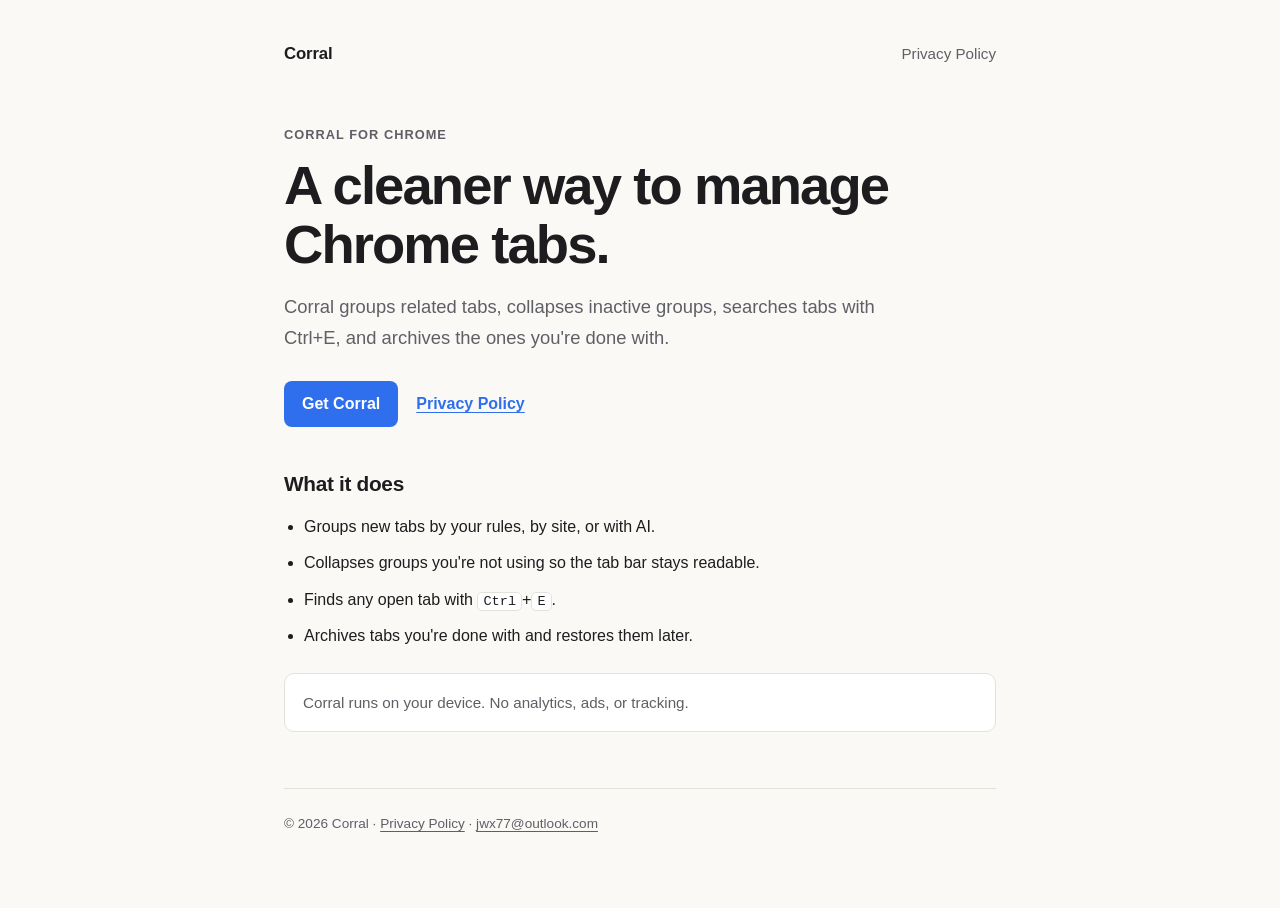
<file: index.html>
<!doctype html>
<html lang="en">
    <head>
        <meta charset="utf-8" />
        <meta name="viewport" content="width=device-width, initial-scale=1" />
        <title>Corral — Tab manager for Chrome</title>
        <meta
            name="description"
            content="Corral is a Chrome extension that groups, collapses, searches, and archives tabs."
        />
        <link rel="stylesheet" href="style.css" />
    </head>
    <body>
        <main>
            <nav class="nav">
                <a class="brand" href="./">Corral</a>
                <a href="privacy.html">Privacy Policy</a>
            </nav>

            <header class="hero">
                <p class="eyebrow">Corral for Chrome</p>
                <h1>A cleaner way to manage Chrome tabs.</h1>
                <p class="lede">
                    Corral groups related tabs, collapses inactive groups, searches tabs with Ctrl+E, and archives the
                    ones you're done with.
                </p>
                <p class="actions">
                    <a
                        class="button"
                        href="https://chromewebstore.google.com/detail/dbajpbfnokhggniaaopijlcoiokopmaj"
                        >Get Corral</a
                    >
                    <a class="link" href="privacy.html">Privacy Policy</a>
                </p>
            </header>

            <section>
                <h2>What it does</h2>
                <ul>
                    <li>Groups new tabs by your rules, by site, or with AI.</li>
                    <li>Collapses groups you're not using so the tab bar stays readable.</li>
                    <li>Finds any open tab with <kbd>Ctrl</kbd>+<kbd>E</kbd>.</li>
                    <li>Archives tabs you're done with and restores them later.</li>
                </ul>
                <p class="note">Corral runs on your device. No analytics, ads, or tracking.</p>
            </section>

            <footer>
                <p>
                    © 2026 Corral · <a href="privacy.html">Privacy Policy</a> ·
                    <a href="mailto:jwx77@outlook.com">jwx77@outlook.com</a>
                </p>
            </footer>
        </main>
    </body>
</html>
</file>
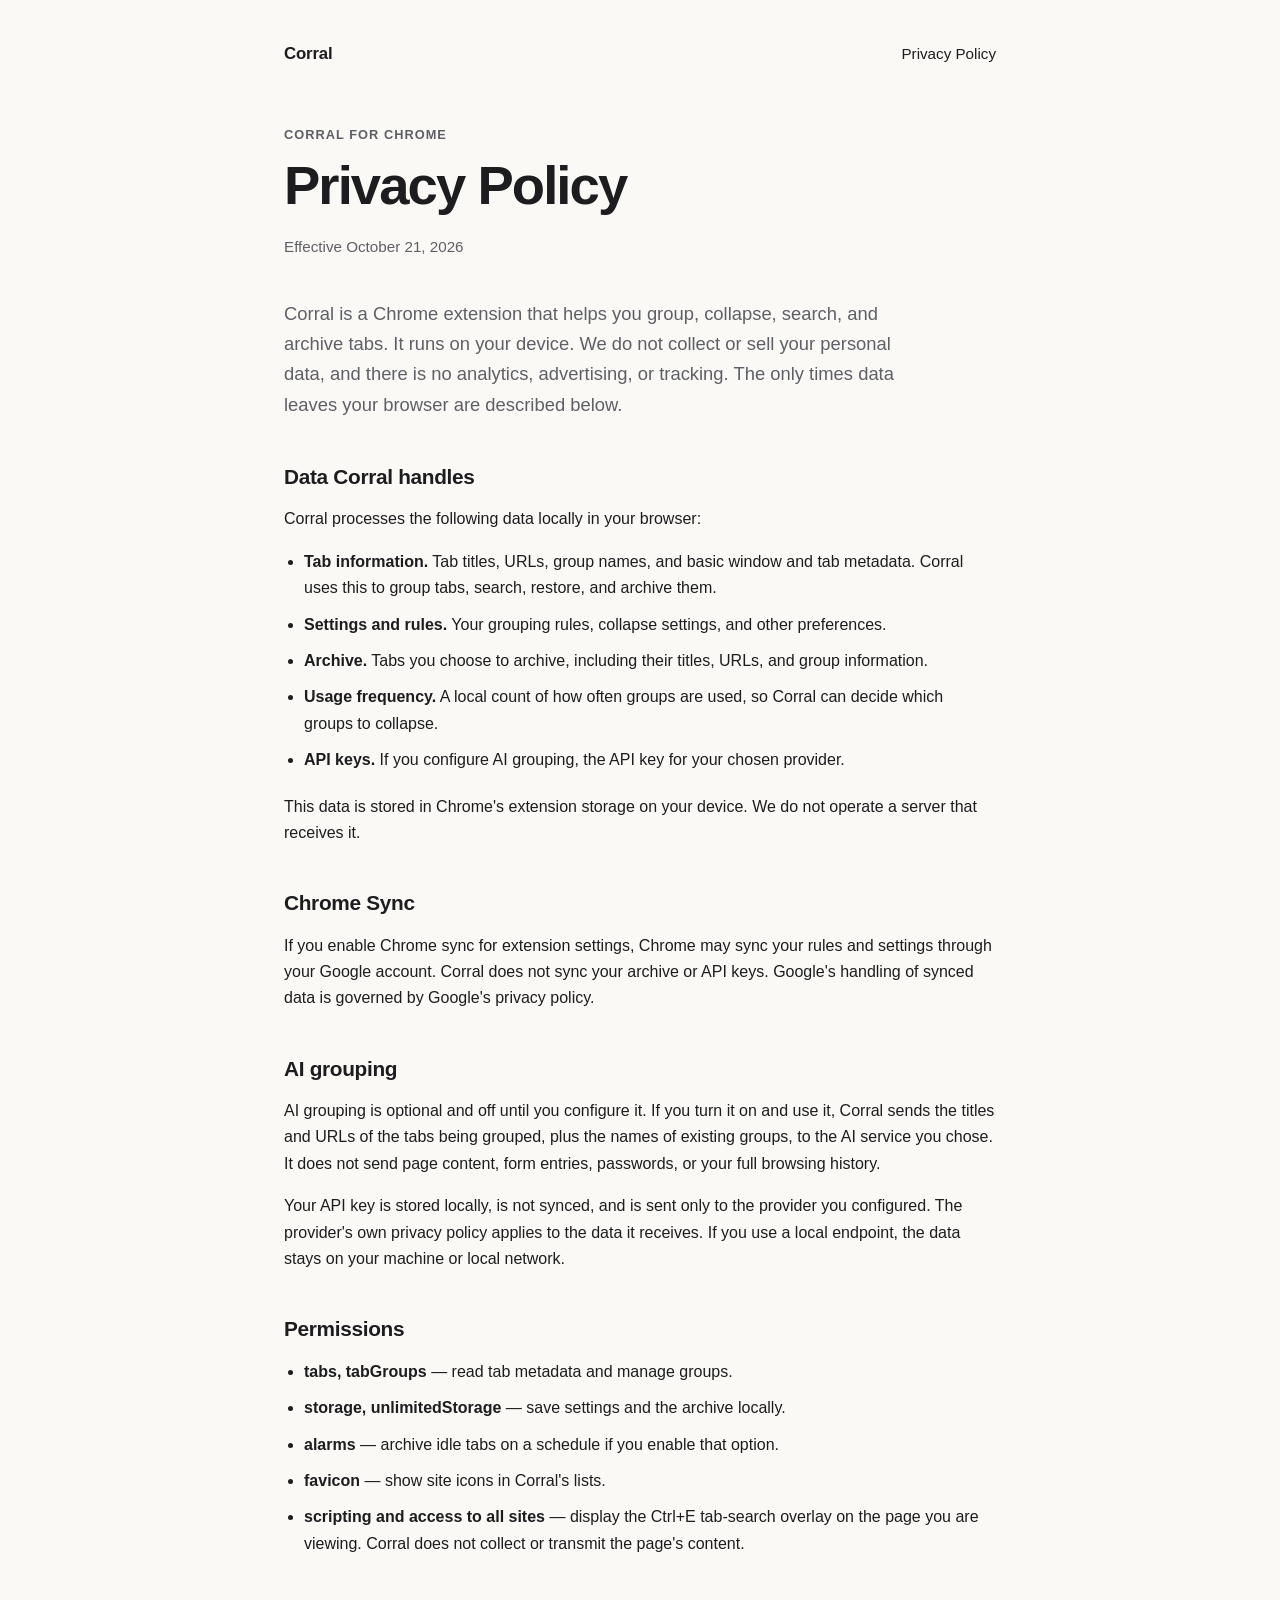
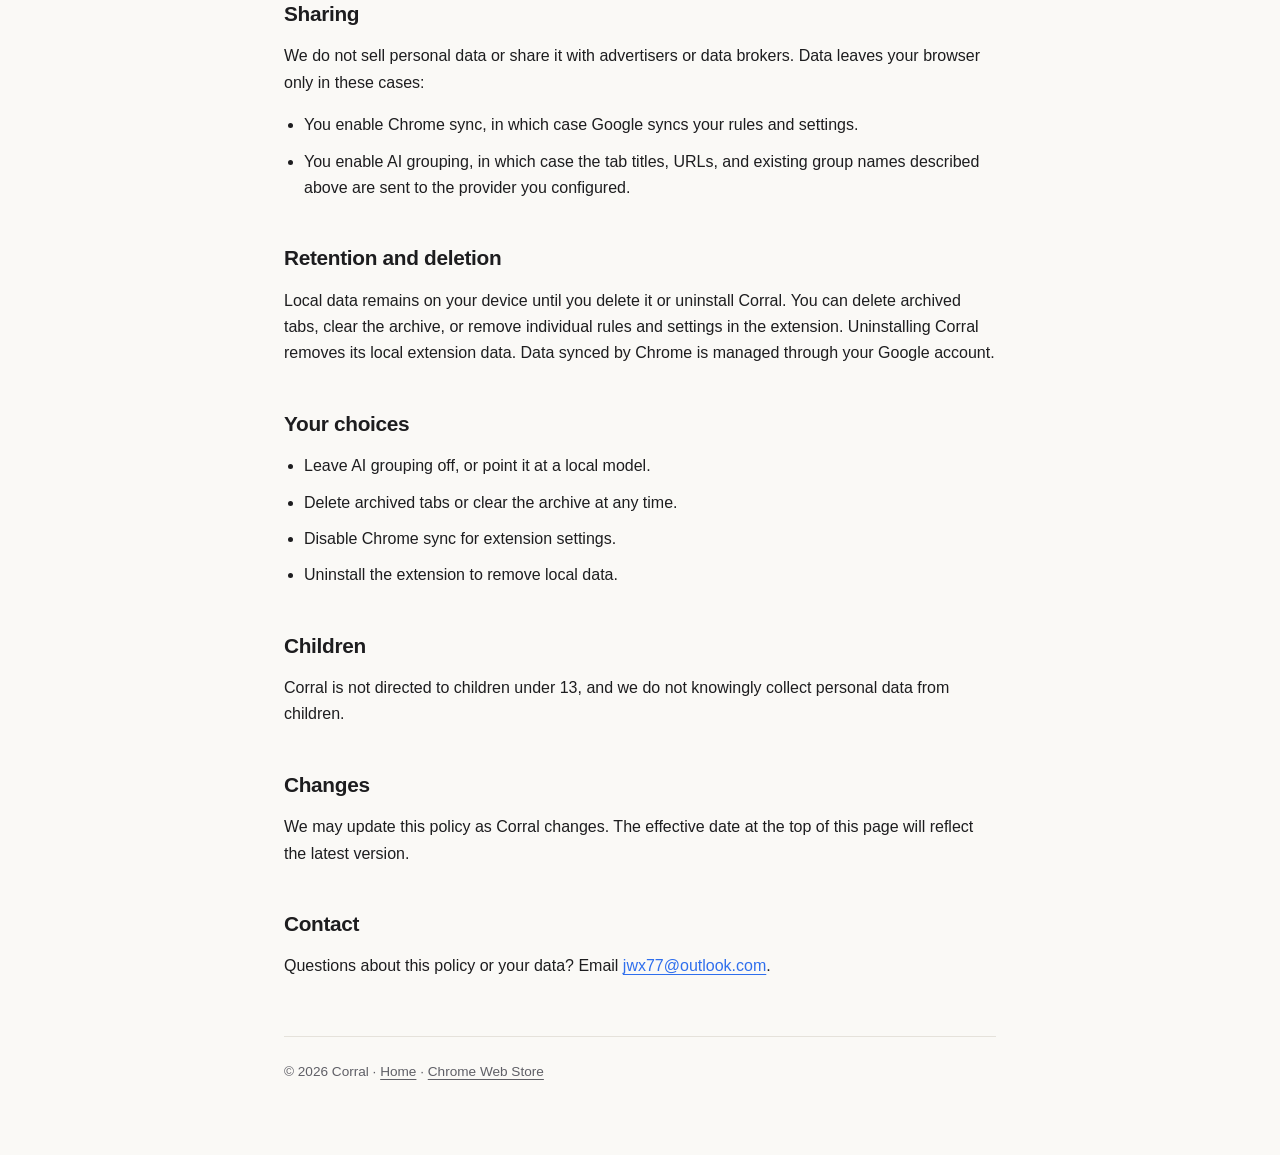
<file: privacy.html>
<!doctype html>
<html lang="en">
    <head>
        <meta charset="utf-8" />
        <meta name="viewport" content="width=device-width, initial-scale=1" />
        <title>Corral Privacy Policy</title>
        <meta name="description" content="How Corral handles data." />
        <link rel="stylesheet" href="style.css" />
    </head>
    <body>
        <main>
            <nav class="nav">
                <a class="brand" href="./">Corral</a>
                <a href="privacy.html" aria-current="page">Privacy Policy</a>
            </nav>

            <header class="hero">
                <p class="eyebrow">Corral for Chrome</p>
                <h1>Privacy Policy</h1>
                <p class="meta">Effective October 21, 2026</p>
            </header>

            <p class="lede">
                Corral is a Chrome extension that helps you group, collapse, search, and archive tabs. It runs on your
                device. We do not collect or sell your personal data, and there is no analytics, advertising, or
                tracking. The only times data leaves your browser are described below.
            </p>

            <h2>Data Corral handles</h2>
            <p>Corral processes the following data locally in your browser:</p>
            <ul>
                <li>
                    <strong>Tab information.</strong> Tab titles, URLs, group names, and basic window and tab metadata.
                    Corral uses this to group tabs, search, restore, and archive them.
                </li>
                <li>
                    <strong>Settings and rules.</strong> Your grouping rules, collapse settings, and other preferences.
                </li>
                <li>
                    <strong>Archive.</strong> Tabs you choose to archive, including their titles, URLs, and group
                    information.
                </li>
                <li>
                    <strong>Usage frequency.</strong> A local count of how often groups are used, so Corral can decide
                    which groups to collapse.
                </li>
                <li>
                    <strong>API keys.</strong> If you configure AI grouping, the API key for your chosen provider.
                </li>
            </ul>
            <p>
                This data is stored in Chrome's extension storage on your device. We do not operate a server that
                receives it.
            </p>

            <h2>Chrome Sync</h2>
            <p>
                If you enable Chrome sync for extension settings, Chrome may sync your rules and settings through your
                Google account. Corral does not sync your archive or API keys. Google's handling of synced data is
                governed by Google's privacy policy.
            </p>

            <h2>AI grouping</h2>
            <p>
                AI grouping is optional and off until you configure it. If you turn it on and use it, Corral sends the
                titles and URLs of the tabs being grouped, plus the names of existing groups, to the AI service you
                chose. It does not send page content, form entries, passwords, or your full browsing history.
            </p>
            <p>
                Your API key is stored locally, is not synced, and is sent only to the provider you configured. The
                provider's own privacy policy applies to the data it receives. If you use a local endpoint, the data
                stays on your machine or local network.
            </p>

            <h2>Permissions</h2>
            <ul>
                <li><strong>tabs, tabGroups</strong> — read tab metadata and manage groups.</li>
                <li><strong>storage, unlimitedStorage</strong> — save settings and the archive locally.</li>
                <li><strong>alarms</strong> — archive idle tabs on a schedule if you enable that option.</li>
                <li><strong>favicon</strong> — show site icons in Corral's lists.</li>
                <li>
                    <strong>scripting and access to all sites</strong> — display the Ctrl+E tab-search overlay on the
                    page you are viewing. Corral does not collect or transmit the page's content.
                </li>
            </ul>

            <h2>Sharing</h2>
            <p>
                We do not sell personal data or share it with advertisers or data brokers. Data leaves your browser only
                in these cases:
            </p>
            <ul>
                <li>You enable Chrome sync, in which case Google syncs your rules and settings.</li>
                <li>
                    You enable AI grouping, in which case the tab titles, URLs, and existing group names described above
                    are sent to the provider you configured.
                </li>
            </ul>

            <h2>Retention and deletion</h2>
            <p>
                Local data remains on your device until you delete it or uninstall Corral. You can delete archived tabs,
                clear the archive, or remove individual rules and settings in the extension. Uninstalling Corral removes
                its local extension data. Data synced by Chrome is managed through your Google account.
            </p>

            <h2>Your choices</h2>
            <ul>
                <li>Leave AI grouping off, or point it at a local model.</li>
                <li>Delete archived tabs or clear the archive at any time.</li>
                <li>Disable Chrome sync for extension settings.</li>
                <li>Uninstall the extension to remove local data.</li>
            </ul>

            <h2>Children</h2>
            <p>
                Corral is not directed to children under 13, and we do not knowingly collect personal data from
                children.
            </p>

            <h2>Changes</h2>
            <p>
                We may update this policy as Corral changes. The effective date at the top of this page will reflect the
                latest version.
            </p>

            <h2>Contact</h2>
            <p>
                Questions about this policy or your data? Email
                <a href="mailto:jwx77@outlook.com">jwx77@outlook.com</a>.
            </p>

            <footer>
                <p>
                    © 2026 Corral · <a href="./">Home</a> ·
                    <a href="https://chromewebstore.google.com/detail/dbajpbfnokhggniaaopijlcoiokopmaj">Chrome Web Store</a>
                </p>
            </footer>
        </main>
    </body>
</html>
</file>
<file: style.css>
:root {
    color-scheme: light dark;
    --bg: #faf9f6;
    --fg: #1d1d1f;
    --muted: #5f5f66;
    --accent: #2f6fed;
    --accent-fg: #ffffff;
    --card: #ffffff;
    --border: #e5e2db;
}

@media (prefers-color-scheme: dark) {
    :root {
        --bg: #141416;
        --fg: #f2f1ed;
        --muted: #a7a6a2;
        --accent: #7aa2ff;
        --accent-fg: #111318;
        --card: #1c1c20;
        --border: #2e2e34;
    }
}

* {
    box-sizing: border-box;
}

body {
    margin: 0;
    background: var(--bg);
    color: var(--fg);
    font-family:
        -apple-system, BlinkMacSystemFont, 'Segoe UI', Roboto, Helvetica, Arial, sans-serif;
    line-height: 1.65;
}

main {
    width: min(760px, 100%);
    margin: 0 auto;
    padding: 40px 24px 72px;
}

.nav {
    display: flex;
    align-items: center;
    justify-content: space-between;
    gap: 16px;
    margin-bottom: 56px;
    font-size: 0.95rem;
}

.brand {
    color: var(--fg);
    font-weight: 700;
    letter-spacing: -0.01em;
    font-size: 1.05rem;
    text-decoration: none;
}

a {
    color: var(--accent);
    text-decoration-thickness: 1px;
    text-underline-offset: 3px;
}

.nav a:not(.brand) {
    color: var(--muted);
    text-decoration: none;
}

.nav a:not(.brand):hover,
.nav a[aria-current='page'] {
    color: var(--fg);
}

.hero {
    margin-bottom: 40px;
}

.eyebrow {
    margin: 0 0 12px;
    color: var(--muted);
    font-size: 0.8rem;
    font-weight: 600;
    letter-spacing: 0.08em;
    text-transform: uppercase;
}

h1 {
    margin: 0 0 18px;
    font-size: clamp(2.1rem, 6vw, 3.4rem);
    line-height: 1.08;
    letter-spacing: -0.035em;
}

h2 {
    margin: 40px 0 12px;
    font-size: 1.3rem;
    letter-spacing: -0.015em;
}

p {
    margin: 0 0 16px;
}

.lede {
    max-width: 620px;
    color: var(--muted);
    font-size: 1.15rem;
}

.meta {
    margin: 0;
    color: var(--muted);
    font-size: 0.95rem;
}

ul {
    margin: 0 0 20px;
    padding-left: 1.25rem;
}

li {
    margin-bottom: 10px;
}

li strong {
    color: var(--fg);
}

kbd {
    padding: 1px 5px;
    border: 1px solid var(--border);
    border-radius: 5px;
    background: var(--card);
    font-family: ui-monospace, SFMono-Regular, Menlo, monospace;
    font-size: 0.85em;
}

.actions {
    display: flex;
    flex-wrap: wrap;
    align-items: center;
    gap: 18px;
    margin-top: 28px;
}

.button {
    display: inline-block;
    padding: 10px 18px;
    border-radius: 8px;
    background: var(--accent);
    color: var(--accent-fg);
    font-weight: 600;
    text-decoration: none;
}

.button:hover {
    filter: brightness(1.06);
}

.link {
    font-weight: 600;
}

.note {
    margin-top: 24px;
    padding: 16px 18px;
    border: 1px solid var(--border);
    border-radius: 10px;
    background: var(--card);
    color: var(--muted);
    font-size: 0.95rem;
}

footer {
    margin-top: 56px;
    padding-top: 24px;
    border-top: 1px solid var(--border);
    color: var(--muted);
    font-size: 0.85rem;
}

footer p {
    margin: 0;
}

footer a {
    color: var(--muted);
}
</file>
